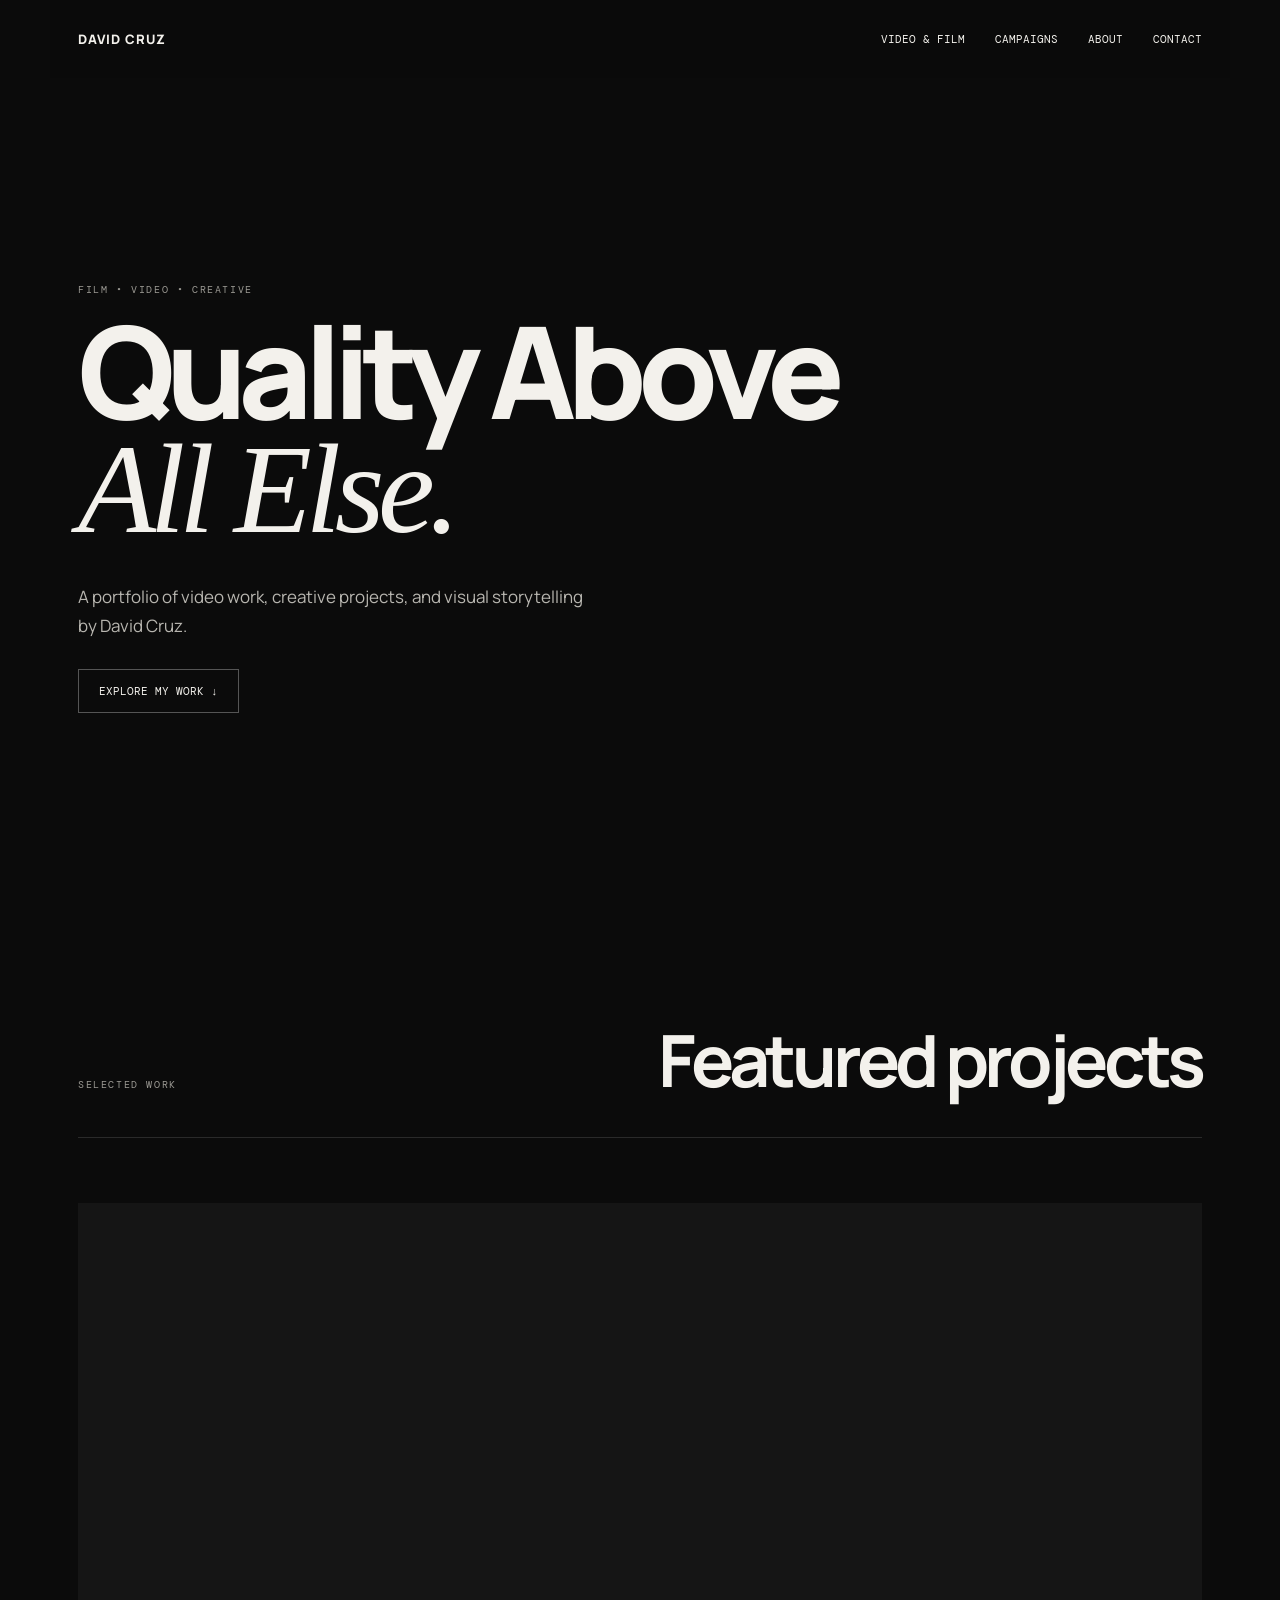
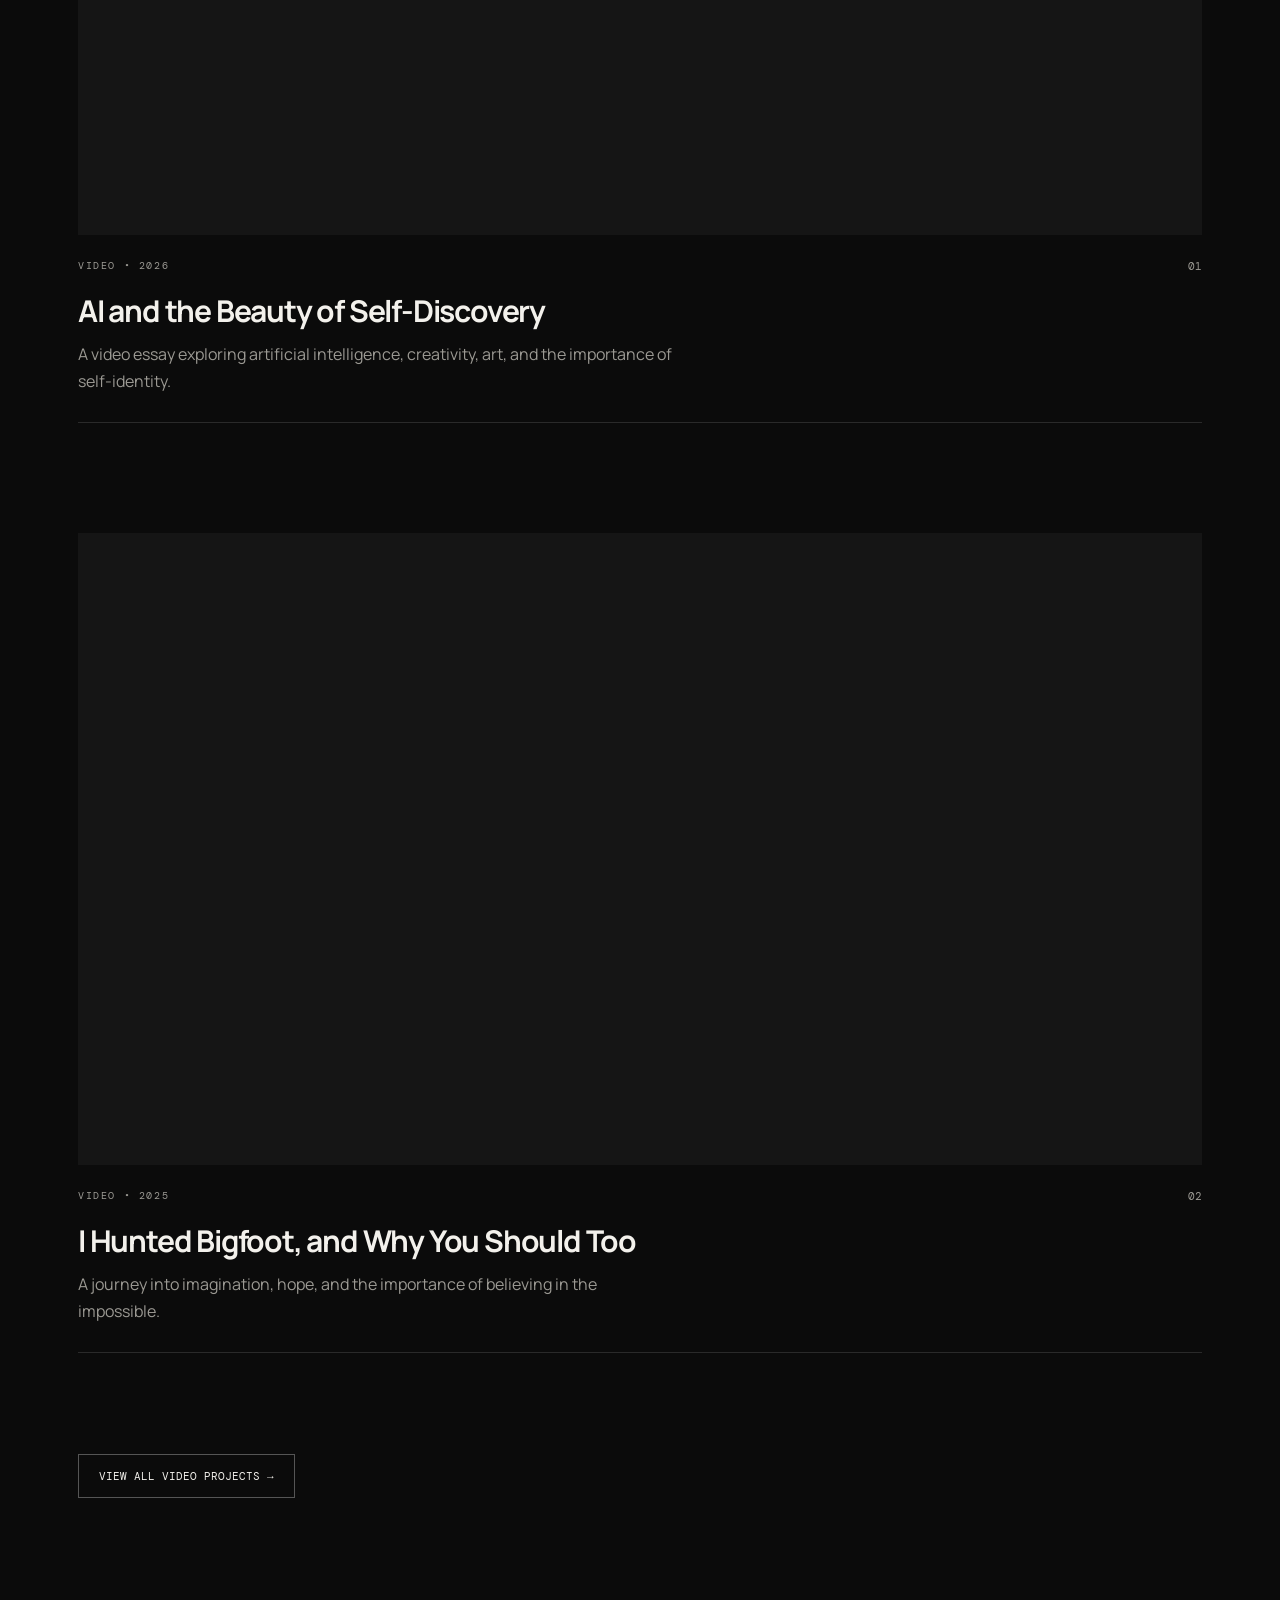
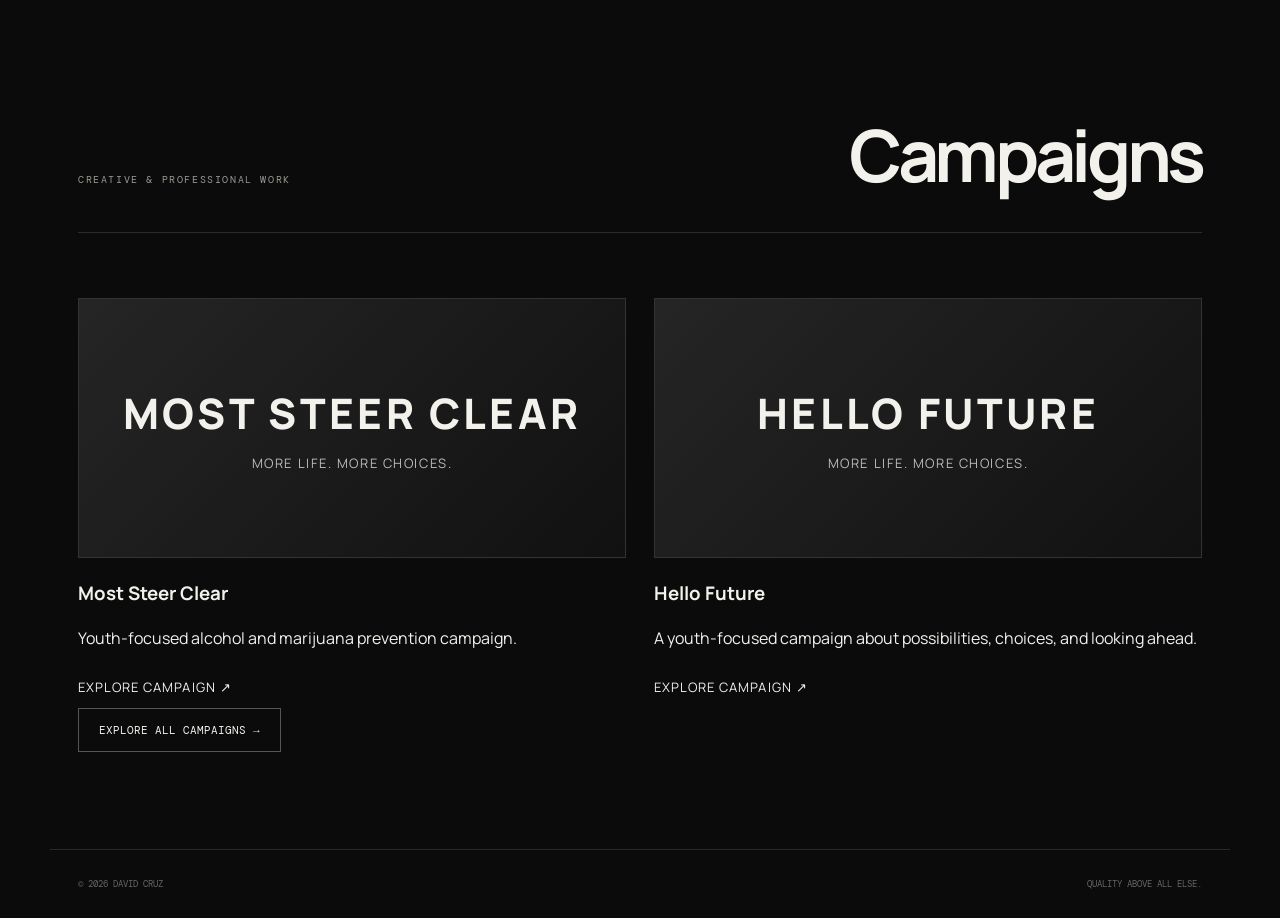
<file: index.html>
<!doctype html>
<html lang="en">
<head>
  <meta charset="utf-8">
  <meta name="viewport" content="width=device-width, initial-scale=1">
  <title>David Cruz — Video & Creative</title>
  <meta name="description" content="David Cruz — filmmaker, video producer, and creative portfolio.">
  <link rel="stylesheet" href="style.css">
</head>
<body>
<header class="nav">
  <a class="logo" href="index.html">DAVID CRUZ</a>
  <nav>
    <a href="videos.html">Video & Film</a>
    <a href="campaigns.html">Campaigns</a>
    <a href="about.html">About</a>
    <a href="contact.html">Contact</a>
  </nav>
</header>

<main>
  <section class="hero">
    <p class="eyebrow">FILM • VIDEO • CREATIVE</p>
    <h1>Quality Above <br><em>All Else.</em></h1>
    <p class="intro">A portfolio of video work, creative projects, and visual storytelling by David Cruz.</p>
    <a class="button" href="videos.html">Explore my work ↓</a>
  </section>

  <section class="section">
    <div class="section-head">
      <p class="eyebrow">SELECTED WORK</p>
      <h2>Featured projects</h2>
    </div>

    <article class="project">
      <div class="project-media video-wrap">
        <iframe src="https://www.youtube.com/embed/KXcF5Wq_090"
          title="AI and the Beauty of Self-Discovery"
          allow="accelerometer; autoplay; clipboard-write; encrypted-media; gyroscope; picture-in-picture; web-share"
          allowfullscreen></iframe>
      </div>
      <div class="project-info">
        <div>
          <p class="eyebrow">VIDEO • 2026</p>
          <h3>AI and the Beauty of Self-Discovery</h3>
          <p>A video essay exploring artificial intelligence, creativity, art, and the importance of self-identity.</p>
        </div>
        <span class="project-number">01</span>
      </div>
    </article>

    <article class="project">
      <div class="project-media video-wrap">
        <iframe src="https://www.youtube.com/embed/l-DPlMUz0n8"
          title="I Hunted Bigfoot, and Why You Should Too"
          allow="accelerometer; autoplay; clipboard-write; encrypted-media; gyroscope; picture-in-picture; web-share"
          allowfullscreen></iframe>
      </div>
      <div class="project-info">
        <div>
          <p class="eyebrow">VIDEO • 2025</p>
          <h3>I Hunted Bigfoot, and Why You Should Too</h3>
          <p>A journey into imagination, hope, and the importance of believing in the impossible.</p>
        </div>
        <span class="project-number">02</span>
      </div>
    </article>

    <a class="button" href="videos.html">View all video projects →</a>
  </section>

  <section class="section">
    <div class="section-head">
      <p class="eyebrow">CREATIVE & PROFESSIONAL WORK</p>
      <h2>Campaigns</h2>
    </div>

    <div class="campaign-grid">
      <a class="campaign-card" href="most-steer-clear.html">
        <div class="campaign-card-art">
          <span>MOST STEER CLEAR</span>
          <small>More life. More choices.</small>
        </div>
        <h3>Most Steer Clear</h3>
        <p>Youth-focused alcohol and marijuana prevention campaign.</p>
        <span class="campaign-link">Explore campaign ↗</span>
      </a>

      <a class="campaign-card" href="hello-future.html">
        <div class="campaign-card-art">
          <span>HELLO FUTURE</span>
          <small>More life. More choices.</small>
        </div>
        <h3>Hello Future</h3>
        <p>A youth-focused campaign about possibilities, choices, and looking ahead.</p>
        <span class="campaign-link">Explore campaign ↗</span>
      </a>
    </div>

    <a class="button" href="campaigns.html">Explore all campaigns →</a>
  </section>
</main>

<footer>
  <span>© 2026 David Cruz</span>
  <span>Quality Above All Else.</span>
</footer>
</body>
</html>
</file>
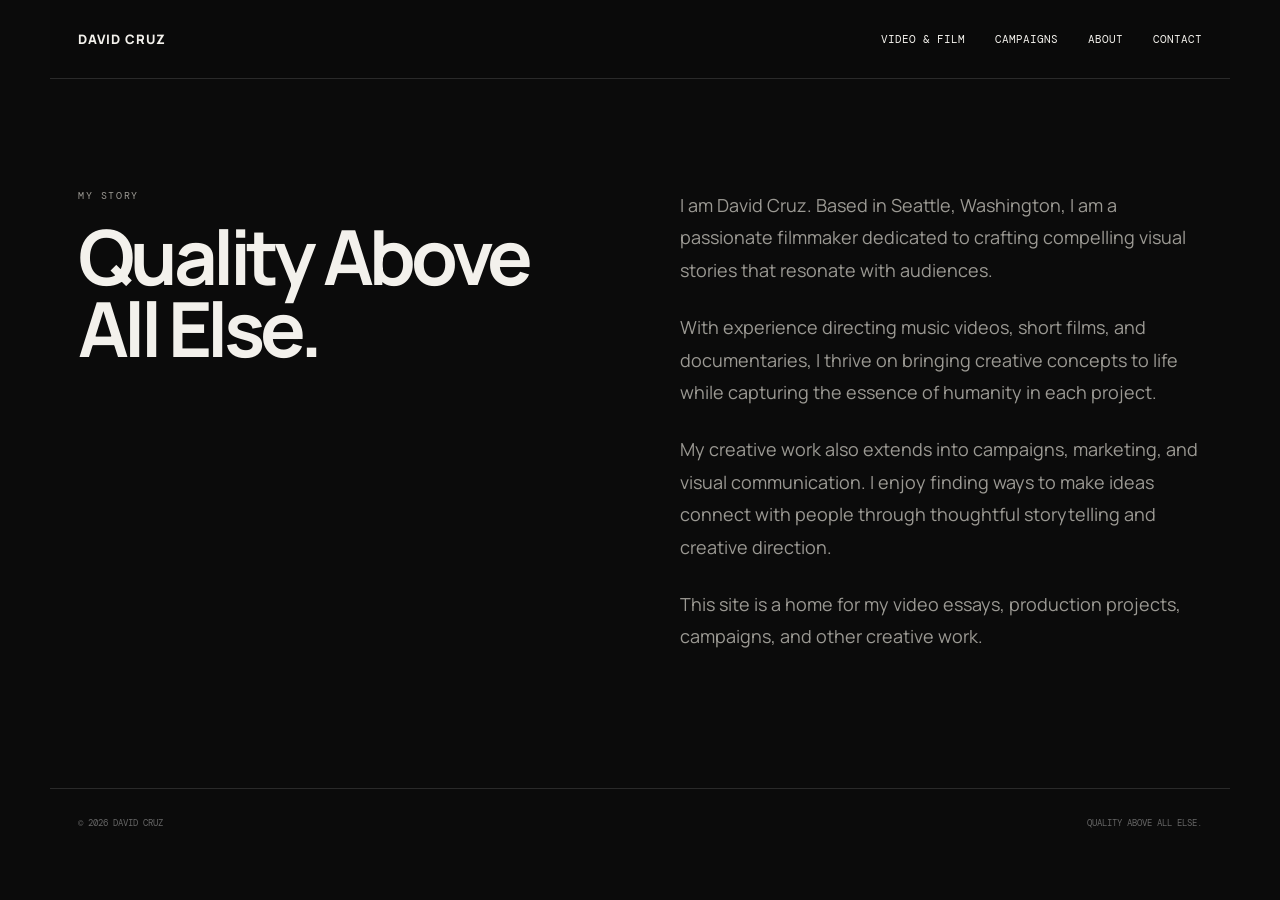
<file: about.html>
<!doctype html>
<html lang="en">
<head>
  <meta charset="utf-8">
  <meta name="viewport" content="width=device-width, initial-scale=1">
  <title>About — David Cruz</title>
  <link rel="stylesheet" href="style.css">
</head>
<body>
<header class="nav">
  <a class="logo" href="index.html">DAVID CRUZ</a>
  <nav>
    <a href="videos.html">Video & Film</a>
    <a href="campaigns.html">Campaigns</a>
    <a href="about.html">About</a>
    <a href="contact.html">Contact</a>
  </nav>
</header>

<main>
  <section class="about section">
    <div>
      <p class="eyebrow">MY STORY</p>
      <h2>Quality Above All Else.</h2>
    </div>
    <div class="about-copy">
      <p>I am David Cruz. Based in Seattle, Washington, I am a passionate filmmaker dedicated to crafting compelling visual stories that resonate with audiences.</p>
      <p>With experience directing music videos, short films, and documentaries, I thrive on bringing creative concepts to life while capturing the essence of humanity in each project.</p>
      <p>My creative work also extends into campaigns, marketing, and visual communication. I enjoy finding ways to make ideas connect with people through thoughtful storytelling and creative direction.</p>
      <p>This site is a home for my video essays, production projects, campaigns, and other creative work.</p>
    </div>
  </section>
</main>

<footer>
  <span>© 2026 David Cruz</span>
  <span>Quality Above All Else.</span>
</footer>
</body>
</html>
</file>
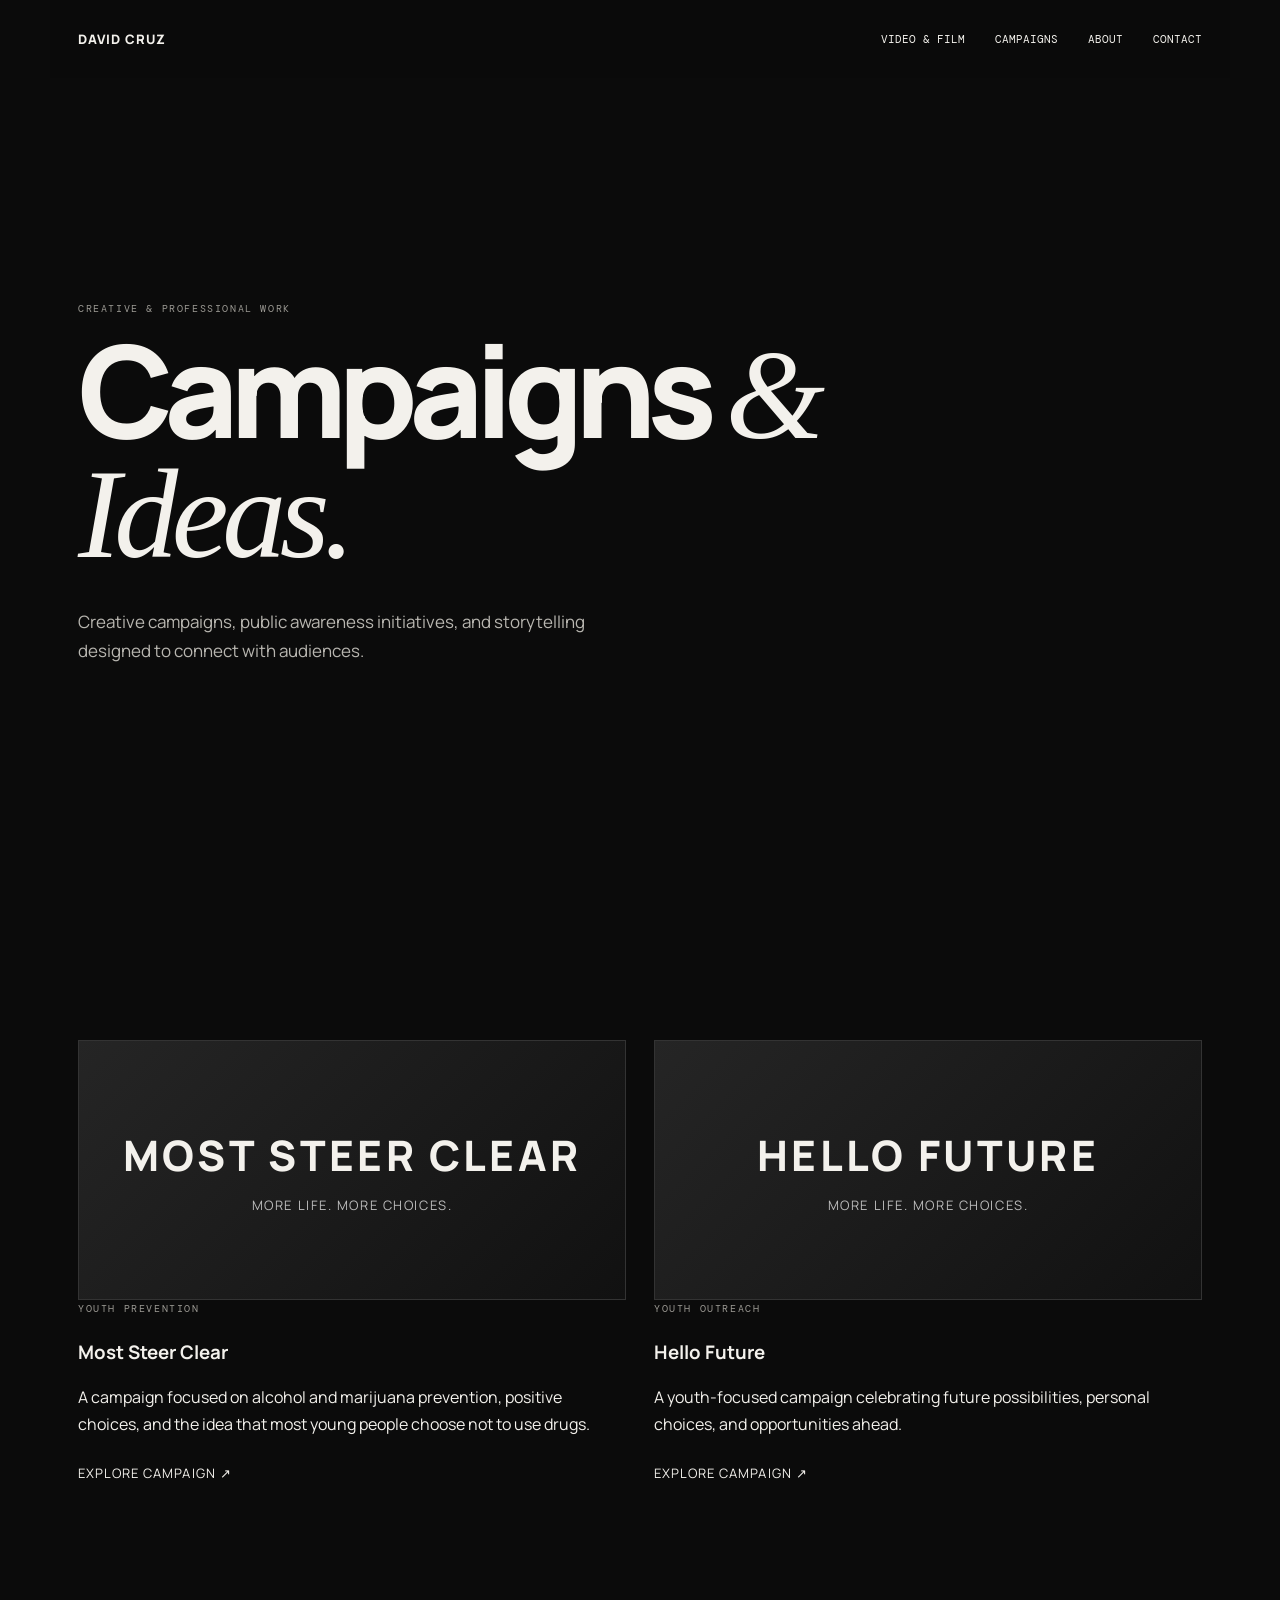
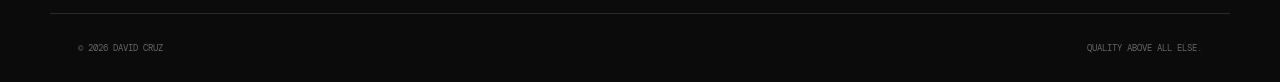
<file: campaigns.html>
<!doctype html>
<html lang="en">
<head>
  <meta charset="utf-8">
  <meta name="viewport" content="width=device-width, initial-scale=1">
  <title>Campaigns — David Cruz</title>
  <link rel="stylesheet" href="style.css">
</head>
<body>
<header class="nav">
  <a class="logo" href="index.html">DAVID CRUZ</a>
  <nav>
    <a href="videos.html">Video & Film</a>
    <a href="campaigns.html">Campaigns</a>
    <a href="about.html">About</a>
    <a href="contact.html">Contact</a>
  </nav>
</header>

<main>
  <section class="hero">
    <p class="eyebrow">CREATIVE & PROFESSIONAL WORK</p>
    <h1>Campaigns <em>& Ideas.</em></h1>
    <p class="intro">Creative campaigns, public awareness initiatives, and storytelling designed to connect with audiences.</p>
  </section>

  <section class="section">
    <div class="campaign-grid">

      <a class="campaign-card" href="most-steer-clear.html">
        <div class="campaign-card-art">
          <span>MOST STEER CLEAR</span>
          <small>More life. More choices.</small>
        </div>
        <p class="eyebrow">YOUTH PREVENTION</p>
        <h3>Most Steer Clear</h3>
        <p>A campaign focused on alcohol and marijuana prevention, positive choices, and the idea that most young people choose not to use drugs.</p>
        <span class="campaign-link">Explore campaign ↗</span>
      </a>

      <a class="campaign-card" href="hello-future.html">
        <div class="campaign-card-art">
          <span>HELLO FUTURE</span>
          <small>More life. More choices.</small>
        </div>
        <p class="eyebrow">YOUTH OUTREACH</p>
        <h3>Hello Future</h3>
        <p>A youth-focused campaign celebrating future possibilities, personal choices, and opportunities ahead.</p>
        <span class="campaign-link">Explore campaign ↗</span>
      </a>

      <!-- COPY A CAMPAIGN CARD TO ADD ANOTHER CAMPAIGN -->

    </div>
  </section>
</main>

<footer>
  <span>© 2026 David Cruz</span>
  <span>Quality Above All Else.</span>
</footer>
</body>
</html>
</file>
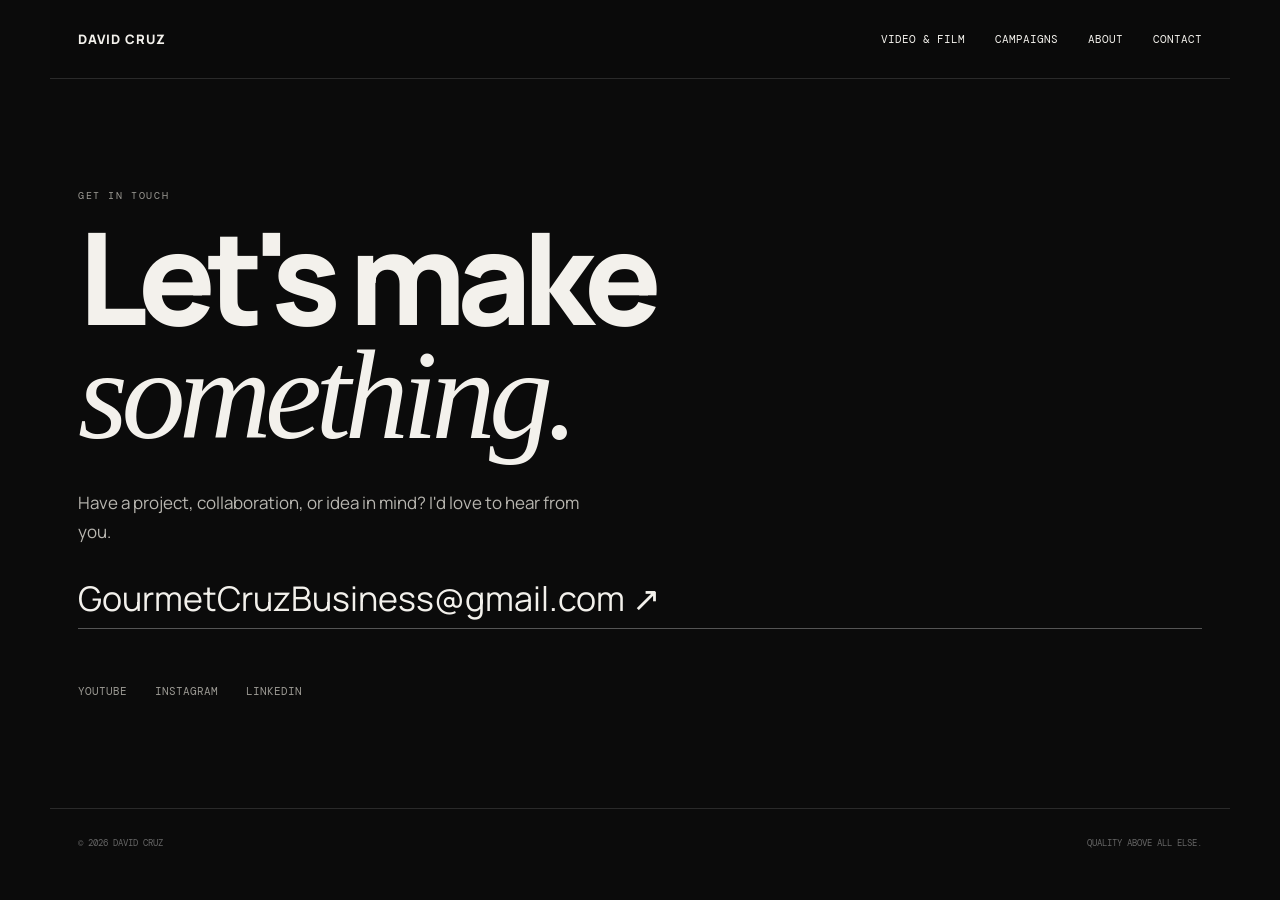
<file: contact.html>
<!doctype html>
<html lang="en">
<head>
  <meta charset="utf-8">
  <meta name="viewport" content="width=device-width, initial-scale=1">
  <title>Contact — David Cruz</title>
  <link rel="stylesheet" href="style.css">
</head>
<body>

<header class="nav">
  <a class="logo" href="index.html">DAVID CRUZ</a>
  <nav>
    <a href="videos.html">Video & Film</a>
    <a href="campaigns.html">Campaigns</a>
    <a href="about.html">About</a>
    <a href="contact.html">Contact</a>
  </nav>
</header>

<main>
  <section class="hero contact section">
    <p class="eyebrow">GET IN TOUCH</p>
    <h1>Let's make<br><em>something.</em></h1>
    <p class="intro">Have a project, collaboration, or idea in mind? I'd love to hear from you.</p>

    <a class="contact-link" href="mailto:GourmetCruzBusiness@gmail.com">GourmetCruzBusiness@gmail.com ↗</a>

    <div class="socials">
      <a href="https://www.youtube.com/@GourmetCruz/videos" target="_blank" rel="noopener">YouTube</a>
      <a href="https://www.instagram.com/gourmetcruz/" target="_blank" rel="noopener">Instagram</a>
      <a href="https://www.linkedin.com/in/davidcruzlara/" target="_blank" rel="noopener">LinkedIn</a>
    </div>
  </section>
</main>

<footer>
  <span>© 2026 David Cruz</span>
  <span>Quality Above All Else.</span>
</footer>

</body>
</html>
</file>
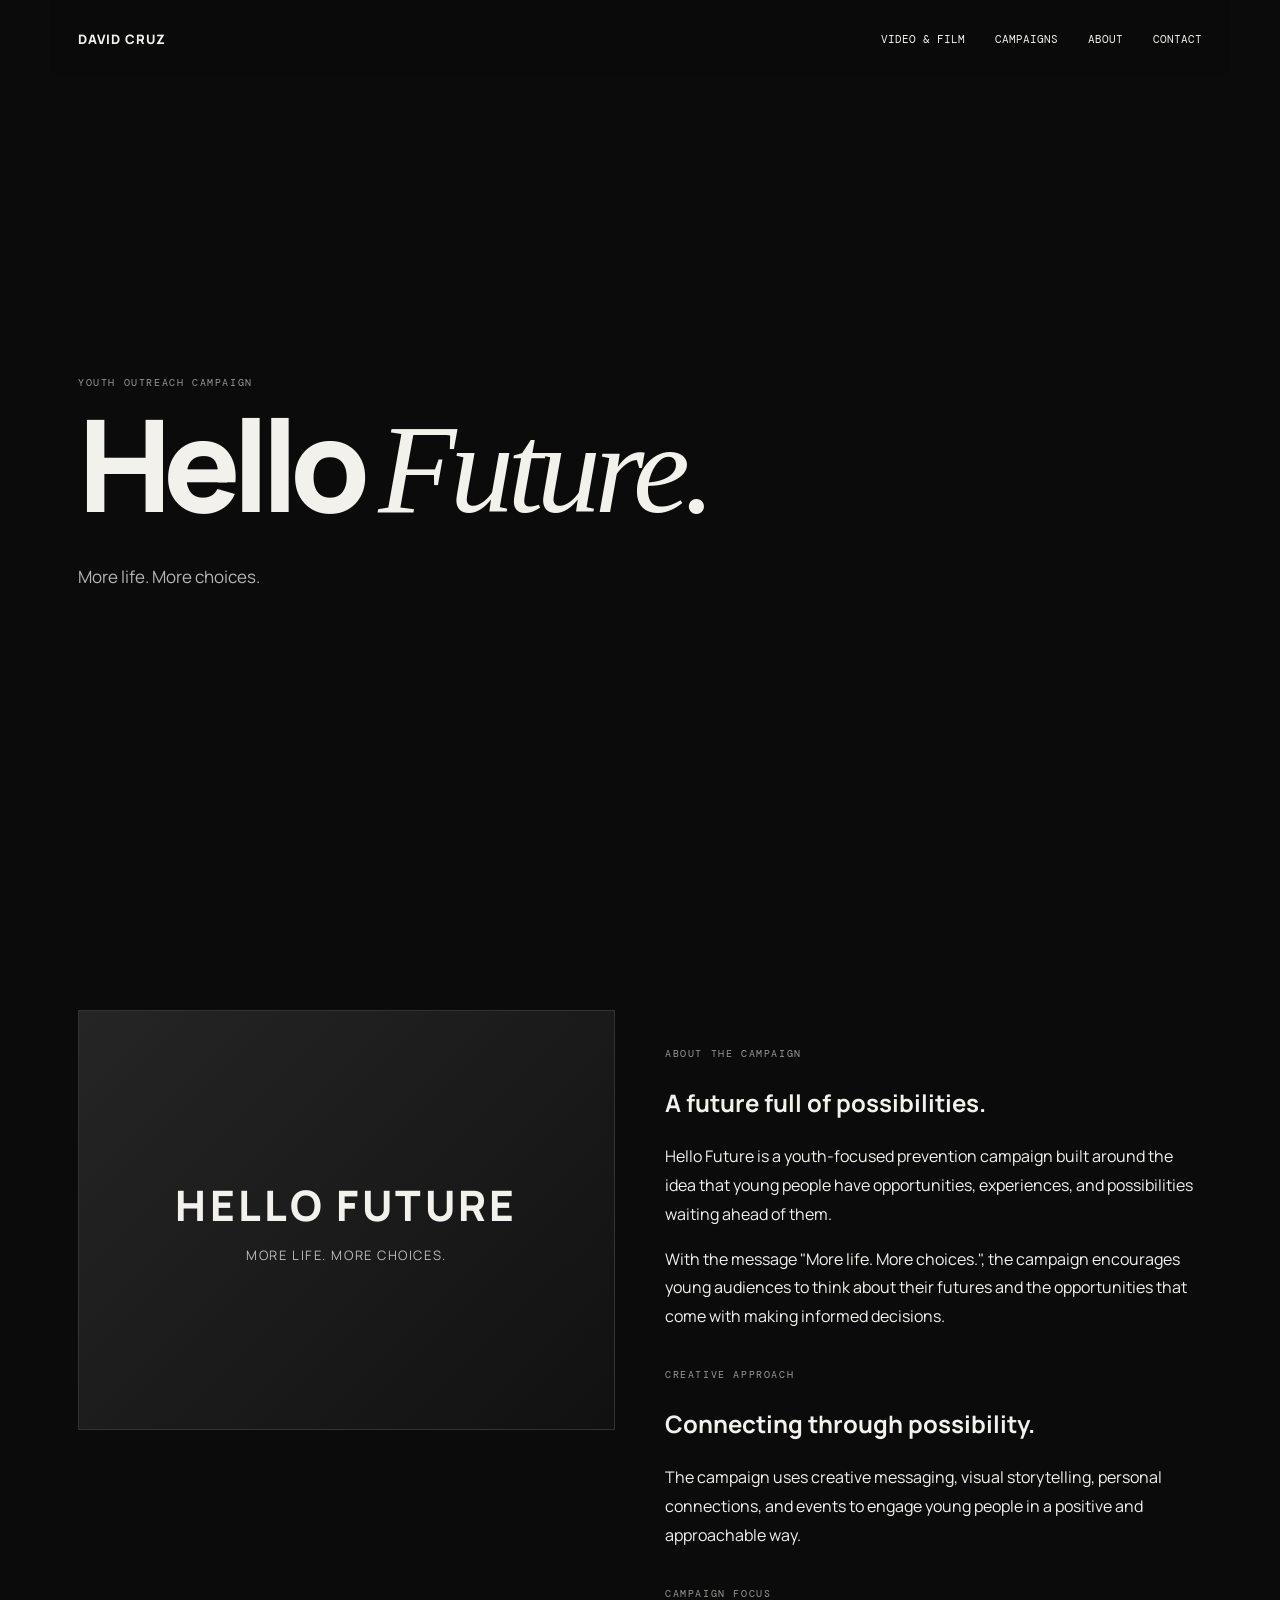
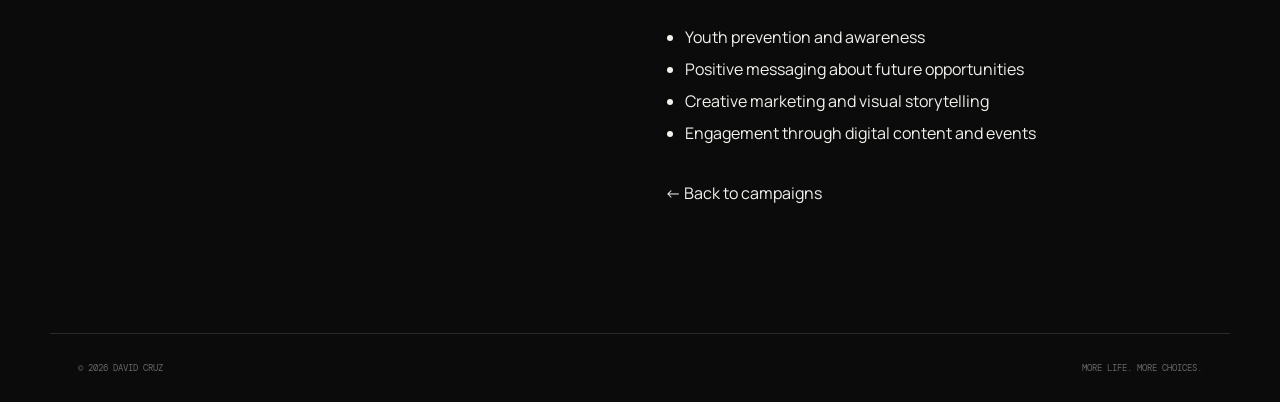
<file: hello-future.html>
<!doctype html>
<html lang="en">
<head>
  <meta charset="utf-8">
  <meta name="viewport" content="width=device-width, initial-scale=1">
  <title>Hello Future — David Cruz</title>
  <link rel="stylesheet" href="style.css">
</head>
<body>
<header class="nav">
  <a class="logo" href="index.html">DAVID CRUZ</a>
  <nav>
    <a href="videos.html">Video & Film</a>
    <a href="campaigns.html">Campaigns</a>
    <a href="about.html">About</a>
    <a href="contact.html">Contact</a>
  </nav>
</header>

<main>
  <section class="hero">
    <p class="eyebrow">YOUTH OUTREACH CAMPAIGN</p>
    <h1>Hello <em>Future.</em></h1>
    <p class="intro">More life. More choices.</p>
  </section>

  <section class="section campaign-detail">
    <div class="campaign-feature-art">
      <span>HELLO FUTURE</span>
      <small>More life. More choices.</small>
    </div>

    <div class="campaign-detail-copy">
      <p class="eyebrow">ABOUT THE CAMPAIGN</p>
      <h2>A future full of possibilities.</h2>
      <p>Hello Future is a youth-focused prevention campaign built around the idea that young people have opportunities, experiences, and possibilities waiting ahead of them.</p>
      <p>With the message "More life. More choices.", the campaign encourages young audiences to think about their futures and the opportunities that come with making informed decisions.</p>

      <p class="eyebrow">CREATIVE APPROACH</p>
      <h2>Connecting through possibility.</h2>
      <p>The campaign uses creative messaging, visual storytelling, personal connections, and events to engage young people in a positive and approachable way.</p>

      <p class="eyebrow">CAMPAIGN FOCUS</p>
      <ul>
        <li>Youth prevention and awareness</li>
        <li>Positive messaging about future opportunities</li>
        <li>Creative marketing and visual storytelling</li>
        <li>Engagement through digital content and events</li>
      </ul>

      <p><a href="campaigns.html">← Back to campaigns</a></p>
    </div>
  </section>
</main>

<footer>
  <span>© 2026 David Cruz</span>
  <span>More life. More choices.</span>
</footer>
</body>
</html>
</file>
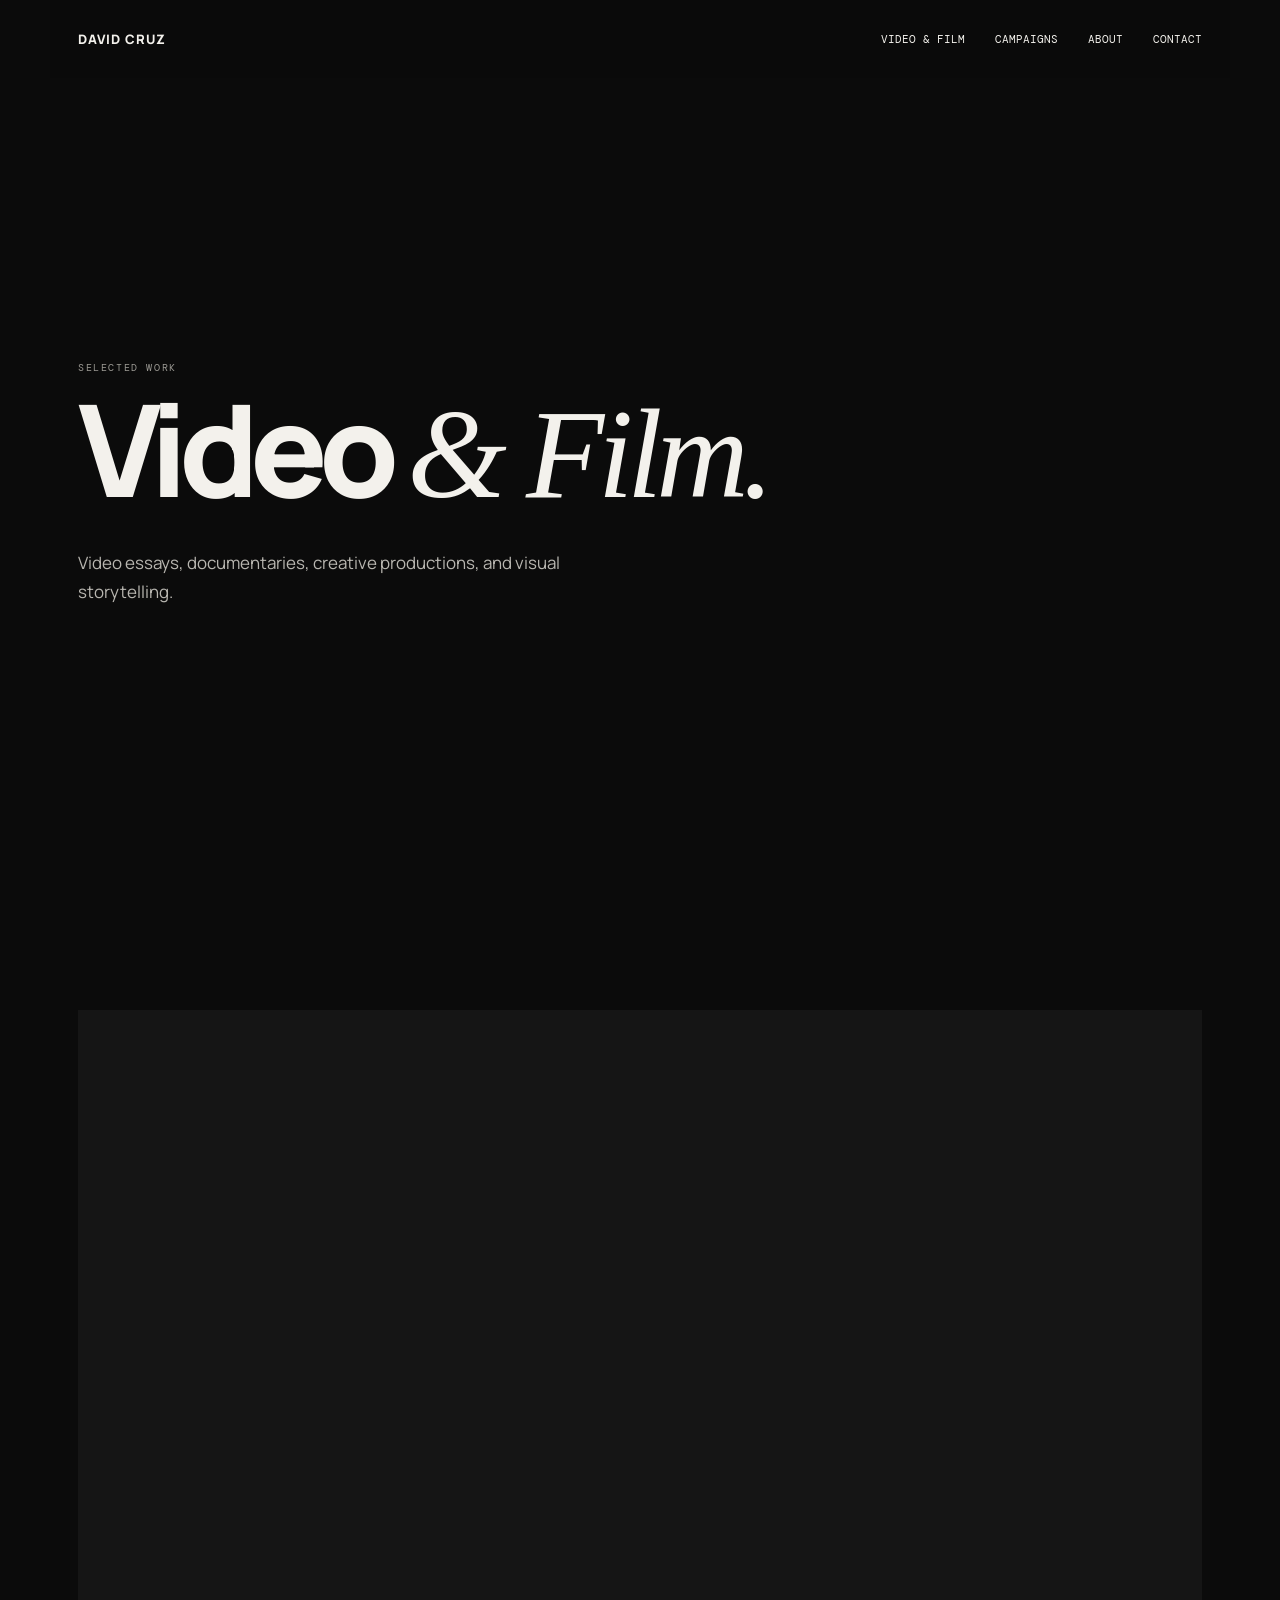
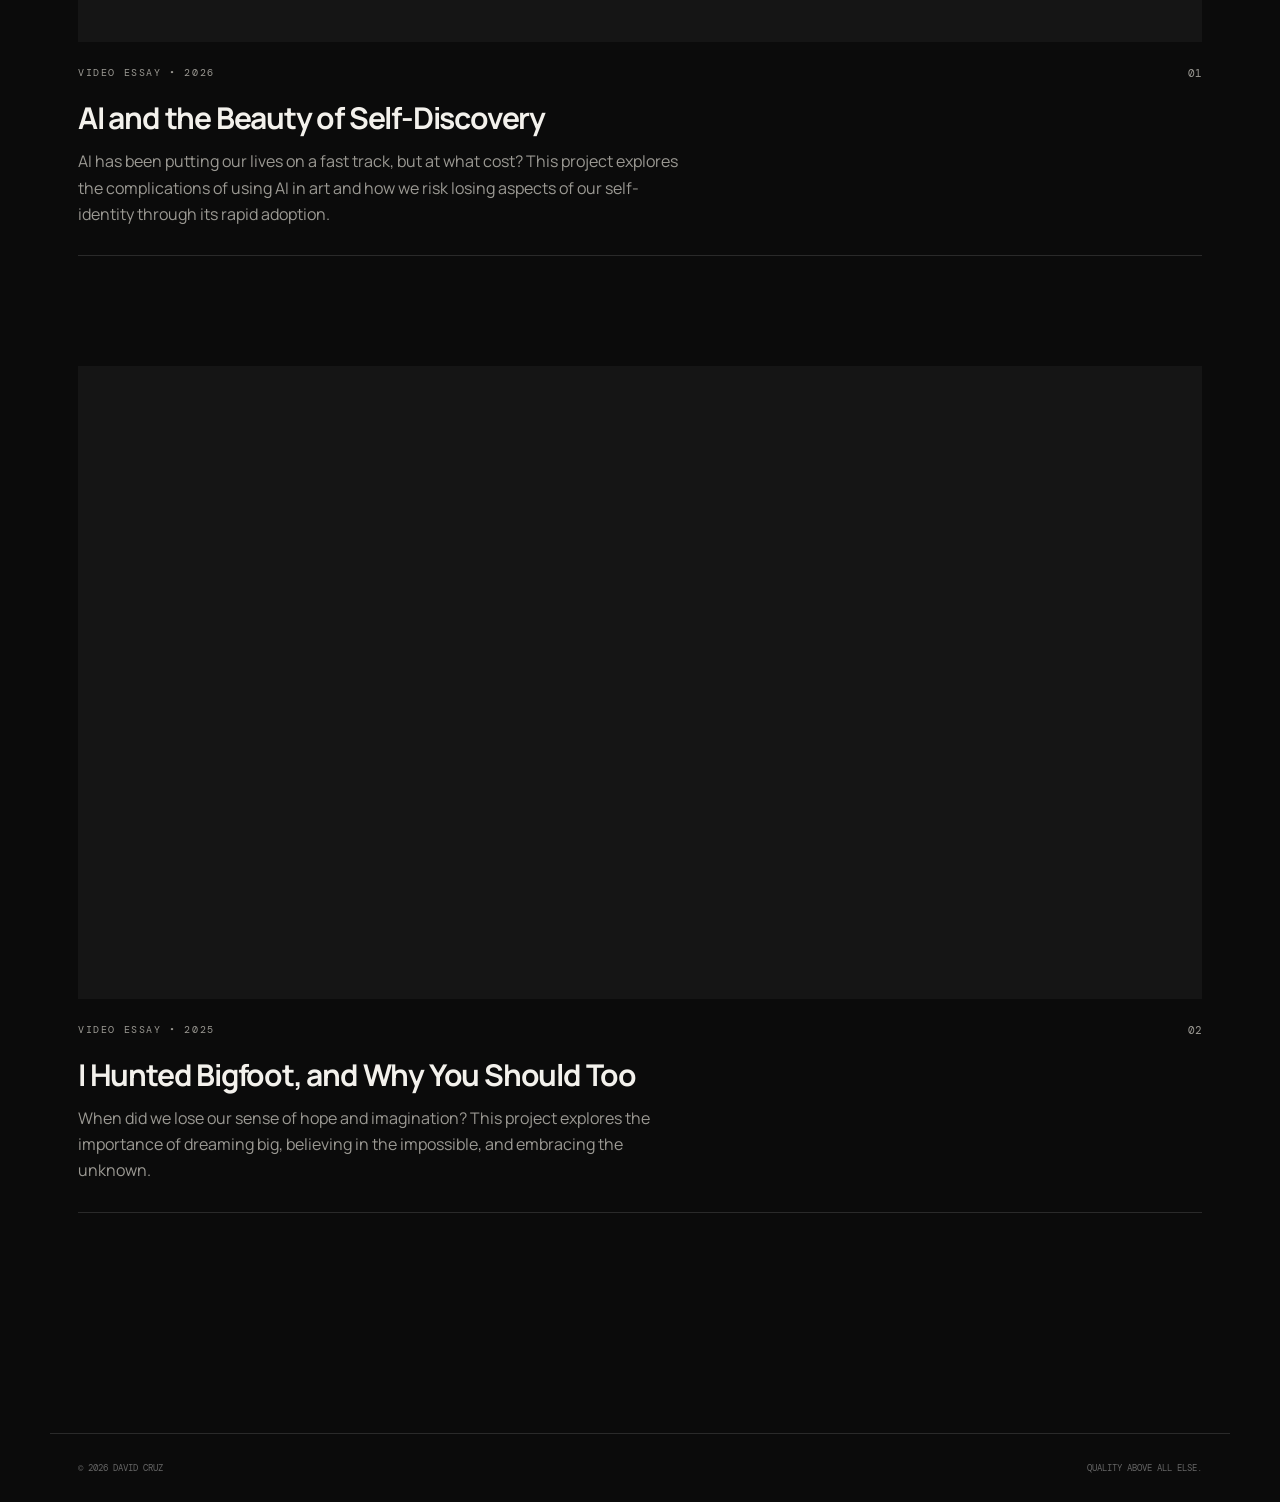
<file: videos.html>
<!doctype html>
<html lang="en">
<head>
  <meta charset="utf-8">
  <meta name="viewport" content="width=device-width, initial-scale=1">
  <title>Video & Film — David Cruz</title>
  <link rel="stylesheet" href="style.css">
</head>
<body>
<header class="nav">
  <a class="logo" href="index.html">DAVID CRUZ</a>
  <nav>
    <a href="videos.html">Video & Film</a>
    <a href="campaigns.html">Campaigns</a>
    <a href="about.html">About</a>
    <a href="contact.html">Contact</a>
  </nav>
</header>

<main>
  <section class="hero">
    <p class="eyebrow">SELECTED WORK</p>
    <h1>Video <em>& Film.</em></h1>
    <p class="intro">Video essays, documentaries, creative productions, and visual storytelling.</p>
  </section>

  <section class="work section">
    <article class="project">
      <div class="project-media video-wrap">
        <iframe src="https://www.youtube.com/embed/KXcF5Wq_090"
          title="AI and the Beauty of Self-Discovery"
          allow="accelerometer; autoplay; clipboard-write; encrypted-media; gyroscope; picture-in-picture; web-share"
          allowfullscreen></iframe>
      </div>
      <div class="project-info">
        <div>
          <p class="eyebrow">VIDEO ESSAY • 2026</p>
          <h3>AI and the Beauty of Self-Discovery</h3>
          <p>AI has been putting our lives on a fast track, but at what cost? This project explores the complications of using AI in art and how we risk losing aspects of our self-identity through its rapid adoption.</p>
        </div>
        <span class="project-number">01</span>
      </div>
    </article>

    <article class="project">
      <div class="project-media video-wrap">
        <iframe src="https://www.youtube.com/embed/l-DPlMUz0n8"
          title="I Hunted Bigfoot, and Why You Should Too"
          allow="accelerometer; autoplay; clipboard-write; encrypted-media; gyroscope; picture-in-picture; web-share"
          allowfullscreen></iframe>
      </div>
      <div class="project-info">
        <div>
          <p class="eyebrow">VIDEO ESSAY • 2025</p>
          <h3>I Hunted Bigfoot, and Why You Should Too</h3>
          <p>When did we lose our sense of hope and imagination? This project explores the importance of dreaming big, believing in the impossible, and embracing the unknown.</p>
        </div>
        <span class="project-number">02</span>
      </div>
    </article>

    <!-- COPY AN ARTICLE BLOCK ABOVE TO ADD ANOTHER VIDEO -->
  </section>
</main>

<footer>
  <span>© 2026 David Cruz</span>
  <span>Quality Above All Else.</span>
</footer>
</body>
</html>
</file>
<file: style.css>
@import url('https://fonts.googleapis.com/css2?family=DM+Mono:wght@400;500&family=Manrope:wght@400;500;600;700;800&display=swap');

:root {
  --bg: #0b0b0b;
  --text: #f3f1ec;
  --muted: #9b9993;
  --line: #2a2a2a;
  --max: 1180px;
}

* {
  box-sizing: border-box;
}

html {
  scroll-behavior: smooth;
}

body {
  margin: 0;
  background: var(--bg);
  color: var(--text);
  font-family: Manrope, Arial, sans-serif;
}

a {
  color: inherit;
  text-decoration: none;
}

a:hover {
  opacity: .7;
}

/* NAVIGATION */

.nav {
  height: 78px;
  display: flex;
  align-items: center;
  justify-content: space-between;
  max-width: var(--max);
  margin: auto;
  padding: 0 28px;
  position: sticky;
  top: 0;
  background: rgba(11,11,11,.92);
  backdrop-filter: blur(12px);
  z-index: 10;
}

.logo {
  font-size: 13px;
  font-weight: 800;
  letter-spacing: .08em;
}

.nav nav {
  display: flex;
  gap: 30px;
  font-family: "DM Mono", monospace;
  font-size: 11px;
  text-transform: uppercase;
}

/* HERO */

.hero {
  min-height: calc(100vh - 78px);
  max-width: var(--max);
  margin: auto;
  padding: 14vh 28px 12vh;
  display: flex;
  flex-direction: column;
  justify-content: center;
}

.eyebrow {
  font-family: "DM Mono", monospace;
  font-size: 10px;
  letter-spacing: .16em;
  color: var(--muted);
  margin: 0 0 18px;
  text-transform: uppercase;
}

h1 {
  font-size: clamp(62px,10vw,145px);
  line-height: .88;
  letter-spacing: -.07em;
  margin: 0;
  font-weight: 800;
  max-width: 950px;
}

h1 em {
  font-family: Georgia, serif;
  font-weight: 400;
  letter-spacing: -.05em;
}

.intro {
  max-width: 510px;
  color: #b8b6b0;
  font-size: 17px;
  line-height: 1.7;
  margin: 38px 0 28px;
}

.button {
  border: 1px solid #555;
  padding: 14px 20px;
  width: max-content;
  font-family: "DM Mono", monospace;
  font-size: 11px;
  text-transform: uppercase;
}

/* GENERAL SECTIONS */

.section {
  max-width: var(--max);
  margin: auto;
  padding: 110px 28px;
}

.section-head {
  display: flex;
  justify-content: space-between;
  align-items: end;
  border-bottom: 1px solid var(--line);
  padding-bottom: 28px;
  margin-bottom: 65px;
}

.section-head h2 {
  font-size: clamp(38px,6vw,72px);
  letter-spacing: -.06em;
  margin: 0;
}

/* PROJECTS AND VIDEOS */

.project {
  margin-bottom: 110px;
}

.project-media {
  width: 100%;
  aspect-ratio: 16/9;
  background: #151515;
  overflow: hidden;
}

.video-wrap iframe {
  width: 100%;
  height: 100%;
  border: 0;
}

.placeholder {
  display: flex;
  align-items: center;
  justify-content: center;
}

.placeholder div {
  text-align: center;
}

.placeholder span {
  display: block;
  font-size: clamp(40px,8vw,100px);
  font-weight: 800;
  letter-spacing: -.06em;
  color: #333;
}

.placeholder small {
  font-family: "DM Mono", monospace;
  color: var(--muted);
  font-size: 10px;
  text-transform: uppercase;
}

.project-info {
  display: flex;
  justify-content: space-between;
  gap: 40px;
  padding-top: 24px;
  border-bottom: 1px solid var(--line);
  padding-bottom: 28px;
}

.project-info h3 {
  font-size: 30px;
  letter-spacing: -.04em;
  margin: 0 0 10px;
}

.project-info p:not(.eyebrow) {
  max-width: 600px;
  color: var(--muted);
  line-height: 1.65;
  margin: 0;
}

.project-number {
  font-family: "DM Mono", monospace;
  color: var(--muted);
  font-size: 11px;
}

/* ABOUT */

.about {
  display: grid;
  grid-template-columns: 1fr 1fr;
  gap: 80px;
  border-top: 1px solid var(--line);
}

.about h2 {
  font-size: clamp(38px,6vw,76px);
  letter-spacing: -.06em;
  line-height: .95;
  margin: 0;
}

.about-copy {
  max-width: 550px;
  color: var(--muted);
  font-size: 18px;
  line-height: 1.8;
}

.about-copy p {
  margin: 0 0 25px;
}

/* CONTACT */

.contact {
  border-top: 1px solid var(--line);
  min-height: 65vh;
}

.contact h2 {
  font-size: clamp(48px,8vw,110px);
  letter-spacing: -.07em;
  line-height: .9;
  max-width: 850px;
  margin: 0 0 50px;
}

.contact-link {
  font-size: clamp(20px,3vw,34px);
  border-bottom: 1px solid #555;
  padding-bottom: 7px;
}

.socials {
  display: flex;
  gap: 28px;
  margin-top: 55px;
  font-family: "DM Mono", monospace;
  font-size: 11px;
  text-transform: uppercase;
  color: var(--muted);
}

/* FOOTER */

footer {
  max-width: var(--max);
  margin: auto;
  padding: 28px;
  color: #666;
  font-family: "DM Mono", monospace;
  font-size: 9px;
  text-transform: uppercase;
  display: flex;
  justify-content: space-between;
  border-top: 1px solid var(--line);
}

/* CAMPAIGN PAGE STYLES */

.campaign-grid {
  display: grid;
  grid-template-columns: repeat(2,minmax(0,1fr));
  gap: 28px;
  margin-top: 30px;
}

.campaign-card {
  display: block;
  color: inherit;
  text-decoration: none;
  padding-bottom: 20px;
  transition: transform .25s ease;
}

.campaign-card:hover {
  transform: translateY(-5px);
}

.campaign-card-art,
.campaign-feature-art {
  min-height: 260px;
  background: linear-gradient(135deg,#252525,#111);
  border: 1px solid #333;
  display: flex;
  flex-direction: column;
  justify-content: center;
  align-items: center;
  text-align: center;
  padding: 30px;
  gap: 12px;
}

.campaign-card-art span,
.campaign-feature-art span {
  font-size: clamp(24px,4vw,42px);
  font-weight: 800;
  letter-spacing: .08em;
}

.campaign-card-art small,
.campaign-feature-art small {
  font-size: 13px;
  letter-spacing: .12em;
  text-transform: uppercase;
  color: #bbb;
}

.campaign-card h3 {
  margin-top: 22px;
}

.campaign-card p {
  line-height: 1.7;
}

.campaign-link {
  display: inline-block;
  margin-top: 10px;
  font-size: 13px;
  text-transform: uppercase;
  letter-spacing: .08em;
}

.campaign-detail {
  display: grid;
  grid-template-columns: 1fr 1fr;
  gap: 50px;
  align-items: start;
}

.campaign-feature-art {
  min-height: 420px;
  position: sticky;
  top: 30px;
}

.campaign-detail-copy {
  line-height: 1.8;
}

.campaign-detail-copy h2 {
  margin-top: 12px;
  margin-bottom: 18px;
}

.campaign-detail-copy .eyebrow {
  margin-top: 35px;
}

.campaign-detail-copy ul {
  padding-left: 20px;
  line-height: 2;
  margin-bottom: 30px;
}

.campaign-detail-copy a:not(.button) {
  color: inherit;
}

/* MOST STEER CLEAR CAMPAIGN PAGE */

.ms-intro {
  max-width: 1180px;
  margin: auto;
  padding: 120px 28px 90px;
}

.ms-intro h1 {
  font-size: clamp(62px,10vw,130px);
}

.ms-description {
  max-width: 570px;
  color: #b8b6b0;
  font-size: 17px;
  line-height: 1.8;
  margin-top: 35px;
}

.ms-campaign {
  max-width: 1180px;
  margin: auto;
  padding: 75px 28px 100px;
  border-top: 1px solid #2a2a2a;
}

.ms-campaign-heading {
  display: grid;
  grid-template-columns: 1fr 0.7fr;
  gap: 50px;
  align-items: end;
  margin-bottom: 45px;
}

.ms-campaign-heading h2 {
  font-size: clamp(38px,6vw,72px);
  letter-spacing: -.06em;
  line-height: 1;
  margin: 0;
}

.ms-campaign-description {
  color: #9b9993;
  font-size: 15px;
  line-height: 1.8;
  max-width: 440px;
  margin: 0 0 5px;
}

/* MASONRY GALLERIES */

.ms-gallery-columns {
  display: grid;
  grid-template-columns: repeat(2,minmax(0,1fr));
  gap: 6px;
  align-items: start;
}

.ms-gallery-column {
  display: flex;
  flex-direction: column;
  min-width: 0;
  gap: 6px;
}

.ms-gallery-column img,
.ms-gallery-row img,
.ms-gallery img {
  display: block;
  width: 100%;
  height: auto;
  margin: 0;
  padding: 0;
  border: 0;
  object-fit: contain;
}

/* PORTRAIT IMAGE ROW */

.ms-gallery-row {
  display: grid;
  grid-template-columns: repeat(2,minmax(0,1fr));
  gap: 6px;
  align-items: start;
  margin-top: 6px;
}

/* NO MATTER HOW YOU GET HOME */

.ms-gallery {
  display: grid;
  grid-template-columns: repeat(2,minmax(0,1fr));
  gap: 6px;
  align-items: start;
}

.get-home-gallery {
  display: flex;
  flex-direction: column;
  gap: 6px;
}

.get-home-feature img {
  display: block;
  width: 100%;
  height: auto;
  margin: 0;
  padding: 0;
}

.get-home-bottom {
  display: grid;
  grid-template-columns: repeat(2,minmax(0,1fr));
  gap: 6px;
}

.get-home-bottom img {
  display: block;
  width: 100%;
  height: auto;
  margin: 0;
  padding: 0;
}

/* DOODLE CITY GALLERY */

.doodle-gallery-columns {
  display: grid;
  grid-template-columns: 1.0683fr 1fr;
  gap: 6px;
  align-items: start;
}

.doodle-gallery-column {
  display: flex;
  flex-direction: column;
  min-width: 0;
  gap: 6px;
}

.doodle-gallery-column img {
  display: block;
  width: 100%;
  height: auto;
  margin: 0;
  padding: 0;
  border: 0;
}

.doodle-gallery-wide {
  display: flex;
  flex-direction: column;
  gap: 6px;
  margin-top: 6px;
}

.doodle-gallery-wide img {
  display: block;
  width: 100%;
  height: auto;
  margin: 0;
  padding: 0;
  border: 0;
}

/* MOBILE LAYOUT */

@media(max-width:700px) {

  .nav {
    padding: 0 18px;
  }

  .nav nav {
    gap: 16px;
  }

  .hero,
  .section {
    padding-left: 18px;
    padding-right: 18px;
  }

  .hero {
    padding-top: 100px;
  }

  .about {
    grid-template-columns: 1fr;
    gap: 35px;
  }

  .section-head {
    display: block;
  }

  .section-head h2 {
    margin-top: 20px;
  }

  .project-info {
    display: block;
  }

  .project-number {
    display: block;
    margin-top: 25px;
  }

  .contact-link {
    font-size: 19px;
  }

  .socials {
    flex-wrap: wrap;
  }

  footer {
    padding: 25px 18px;
  }

  .campaign-grid {
    grid-template-columns: 1fr;
  }

  .campaign-detail {
    grid-template-columns: 1fr;
    gap: 30px;
  }

  .campaign-feature-art {
    min-height: 260px;
    position: static;
  }

  .ms-intro {
    padding: 90px 18px 65px;
  }

  .ms-campaign {
    padding: 65px 18px 75px;
  }

  .ms-campaign-heading {
    grid-template-columns: 1fr;
    gap: 20px;
  }

  .ms-gallery-columns {
    grid-template-columns: 1fr;
  }

  .ms-gallery-row {
    grid-template-columns: repeat(2,minmax(0,1fr));
  }

  .ms-gallery {
    grid-template-columns: 1fr;
  }

  .doodle-gallery-columns {
    grid-template-columns: 1.0683fr 1fr;
  }

  .get-home-bottom {
    grid-template-columns: repeat(2,minmax(0,1fr));
  }
}
</file>
